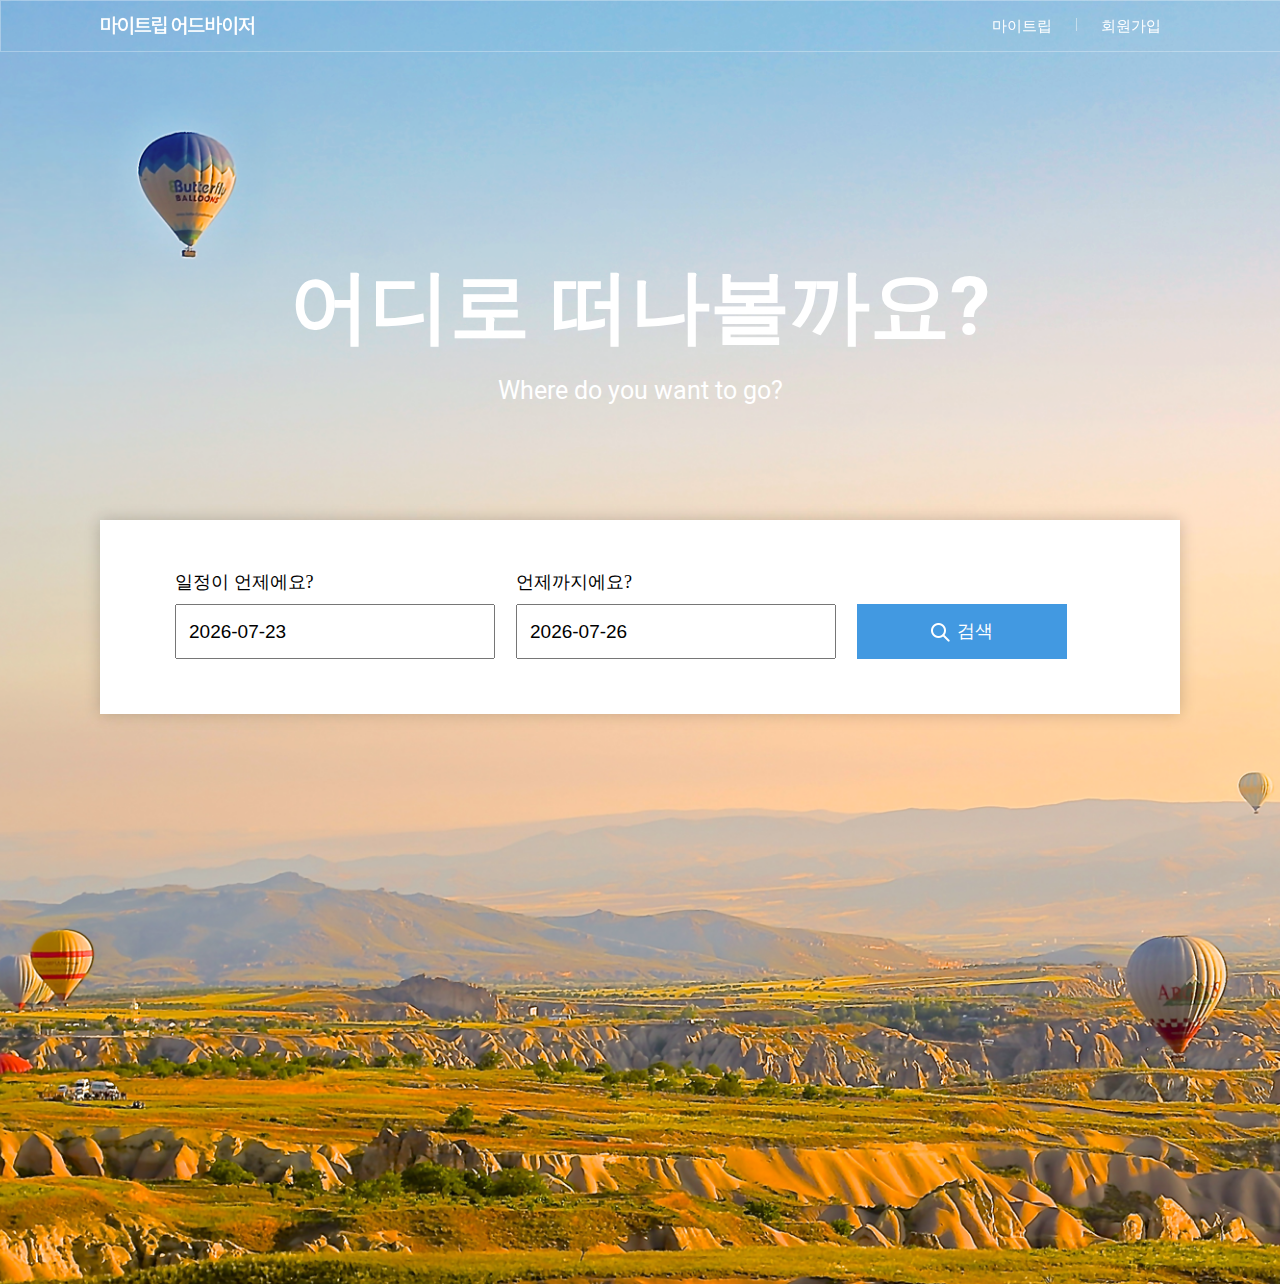
<file: index.html>
<!DOCTYPE html>
<html lang="en" dir="ltr">

<head>
  <meta charset="utf-8">
  <title>마이트립 어드바이저</title>
  <link rel="stylesheet" href="libs/jqurey-ui/jquery-ui.min.css" />
  <link rel="stylesheet" href="styles/index.css" />

  <script src="libs/jquery-3.3.1.min.js"></script>
  <script src="libs/jqurey-ui/jquery-ui.min.js"></script>
  <script src="scripts/index.js"></script>
</head>

<body>
  <div id="container">
    <div id="header">
      <div>
        <a href="index.html"><span></span></a>
        <div class="menu-item right">
          <a href="mytrip.html">마이트립</a>
          <img src="images/line_maintop_gray.png" alt="">
          <a href="register.html">회원가입</a>
        </div>
      </div>
    </div>
    <div id="body">
      <div id="title-text" class="lg-text">어디로 떠나볼까요?</div>
      <div id="title-sub-text" class="md-text">Where do you want to go?</div>
      <div id="search-panel">
        <form id="from-search">
          <div class="panel-block">
            <label for="from">일정이 언제에요?</label>
            <div>
              <input type="text" id="from" readonly />
            </div>
          </div>
          <div class="panel-block">
            <label for="to">언제까지에요?</label>
            <div>
              <input type="text" id="to" readonly />
            </div>
          </div>
          <div class="panel-block no-margin">
            <button type="submit" class="btn-search">
              <img src="images/icon_search_on.png" />
              검색
            </button>
          </div>
        </form>
      </div>
    </div>
    <div id="list-bg">
      <div id="list-panel"></div>
    </div>
  </div>
  <div id="list-item-template" class="list-item">
    <img class="list-item-image" />
    <div class="list-item-dese">
      <div class="list-item-name"></div>
      <div class="list-item-city">
        <img src="images/icon_list_location.png" />
        <div class="list-item-city-name" />
      </div>
    </div>
  </div>
</body>

</html>
</file>
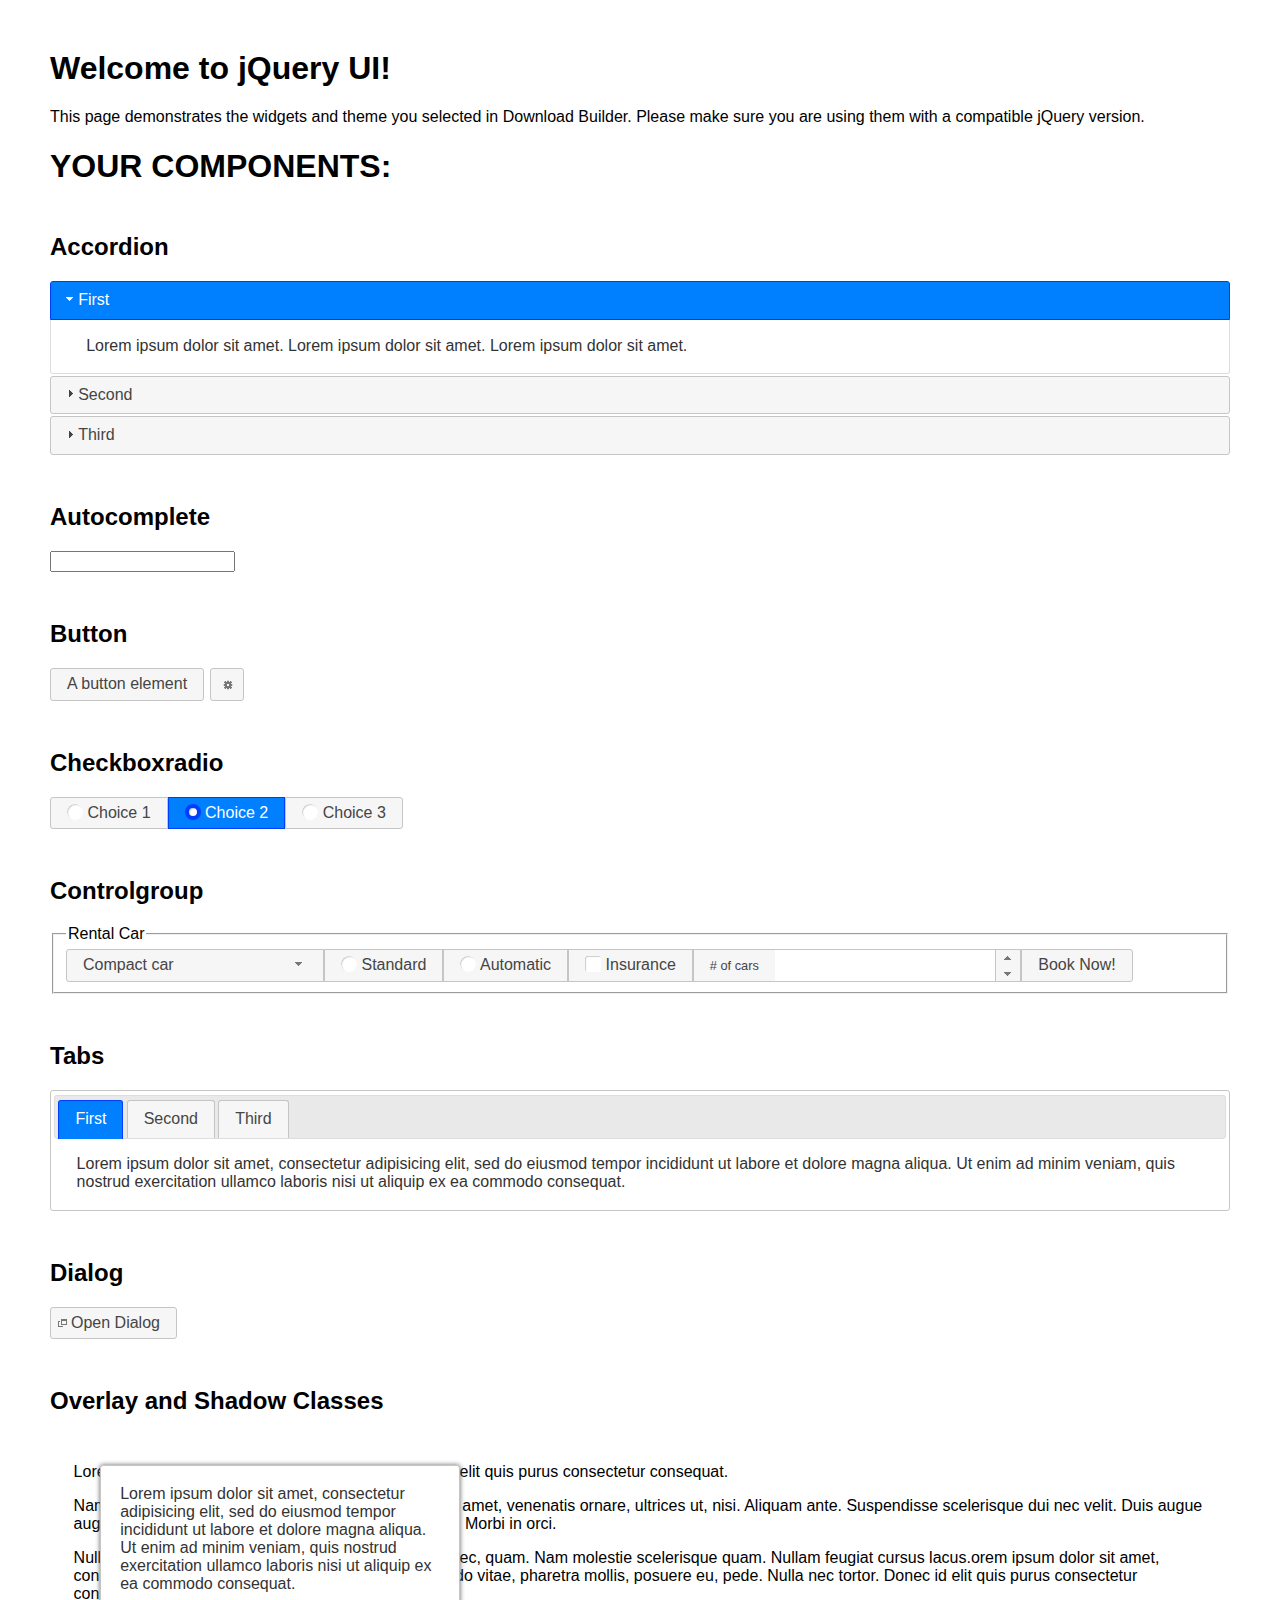
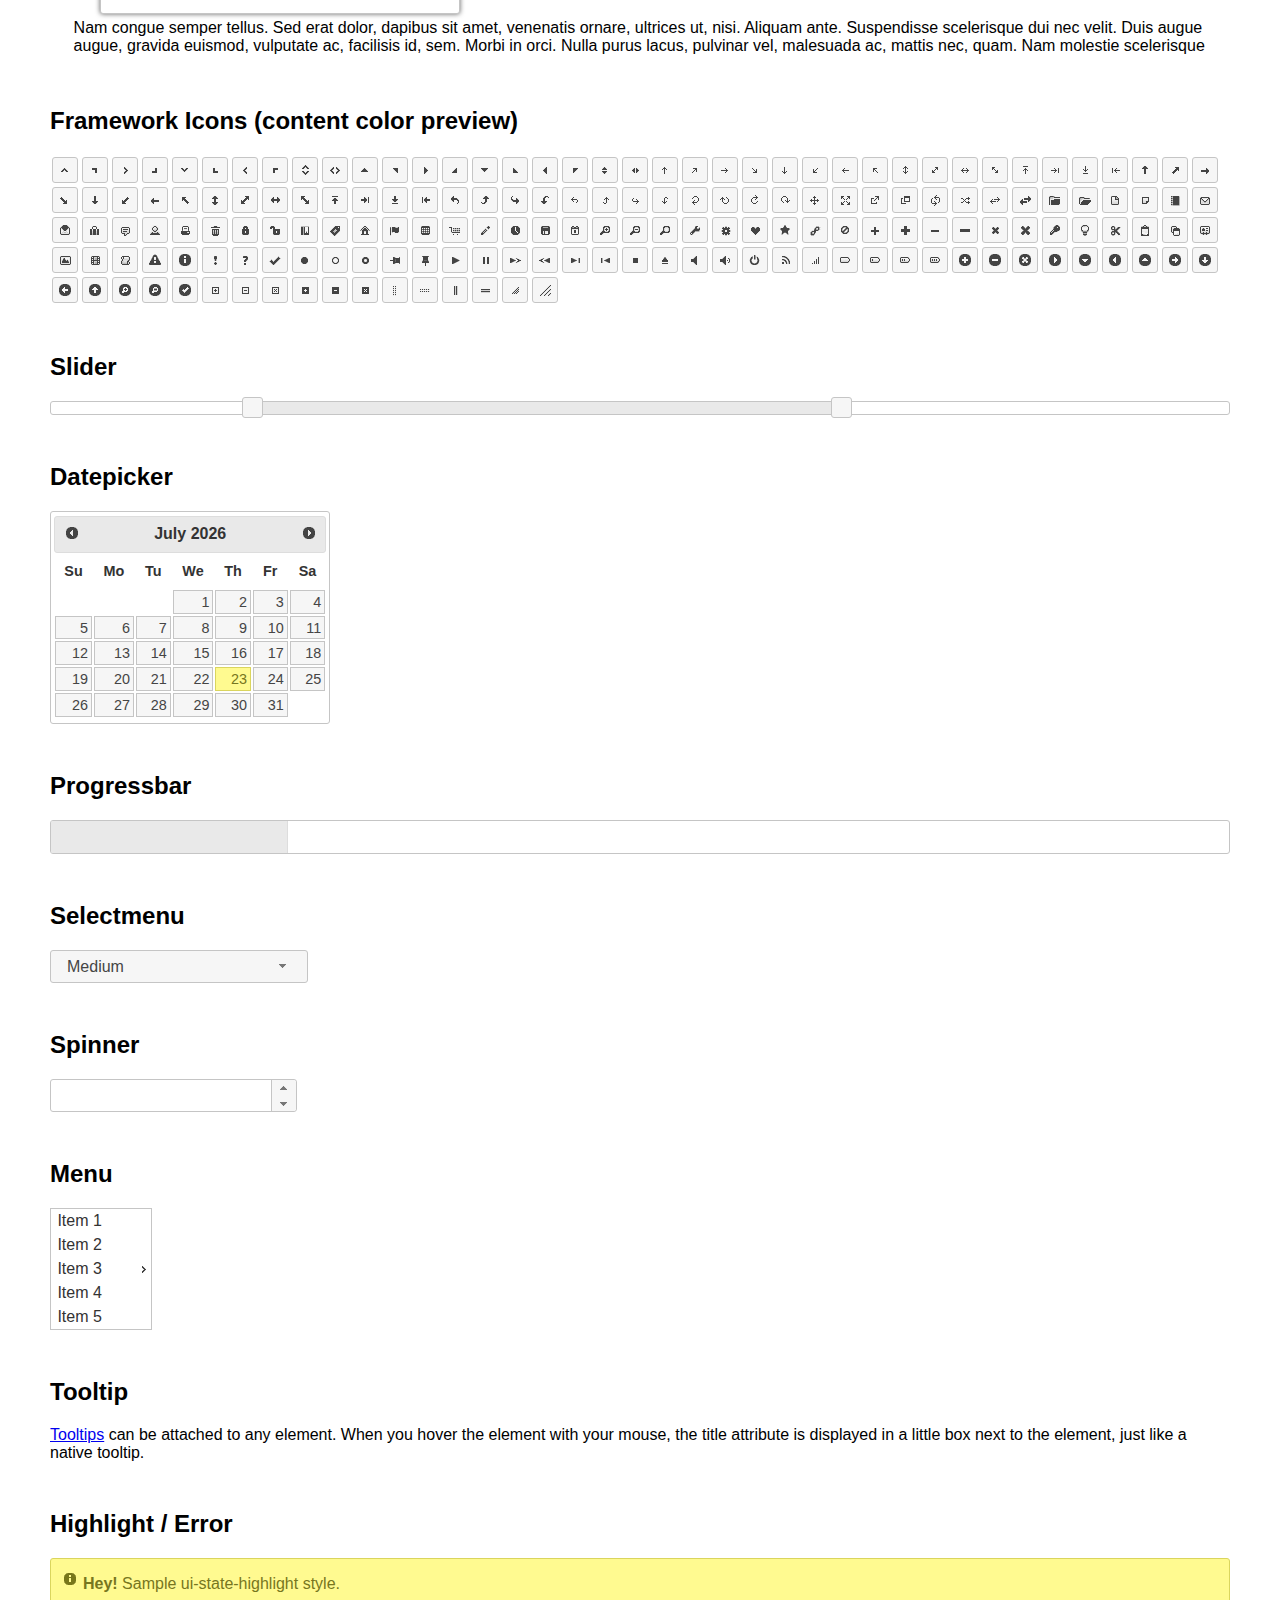
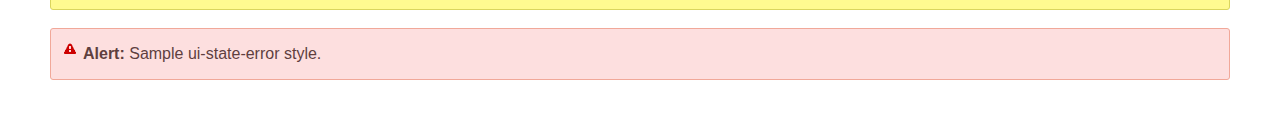
<file: libs/jqurey-ui/index.html>
<!doctype html>
<html lang="us">
<head>
	<meta charset="utf-8">
	<title>jQuery UI Example Page</title>
	<link href="jquery-ui.css" rel="stylesheet">
	<style>
	body{
		font-family: "Trebuchet MS", sans-serif;
		margin: 50px;
	}
	.demoHeaders {
		margin-top: 2em;
	}
	#dialog-link {
		padding: .4em 1em .4em 20px;
		text-decoration: none;
		position: relative;
	}
	#dialog-link span.ui-icon {
		margin: 0 5px 0 0;
		position: absolute;
		left: .2em;
		top: 50%;
		margin-top: -8px;
	}
	#icons {
		margin: 0;
		padding: 0;
	}
	#icons li {
		margin: 2px;
		position: relative;
		padding: 4px 0;
		cursor: pointer;
		float: left;
		list-style: none;
	}
	#icons span.ui-icon {
		float: left;
		margin: 0 4px;
	}
	.fakewindowcontain .ui-widget-overlay {
		position: absolute;
	}
	select {
		width: 200px;
	}
	</style>
</head>
<body>

<h1>Welcome to jQuery UI!</h1>

<div class="ui-widget">
	<p>This page demonstrates the widgets and theme you selected in Download Builder. Please make sure you are using them with a compatible jQuery version.</p>
</div>

<h1>YOUR COMPONENTS:</h1>


<!-- Accordion -->
<h2 class="demoHeaders">Accordion</h2>
<div id="accordion">
	<h3>First</h3>
	<div>Lorem ipsum dolor sit amet. Lorem ipsum dolor sit amet. Lorem ipsum dolor sit amet.</div>
	<h3>Second</h3>
	<div>Phasellus mattis tincidunt nibh.</div>
	<h3>Third</h3>
	<div>Nam dui erat, auctor a, dignissim quis.</div>
</div>



<!-- Autocomplete -->
<h2 class="demoHeaders">Autocomplete</h2>
<div>
	<input id="autocomplete" title="type &quot;a&quot;">
</div>



<!-- Button -->
<h2 class="demoHeaders">Button</h2>
<button id="button">A button element</button>
<button id="button-icon">An icon-only button</button>



<!-- Checkboxradio -->
<h2 class="demoHeaders">Checkboxradio</h2>
<form style="margin-top: 1em;">
	<div id="radioset">
		<input type="radio" id="radio1" name="radio"><label for="radio1">Choice 1</label>
		<input type="radio" id="radio2" name="radio" checked="checked"><label for="radio2">Choice 2</label>
		<input type="radio" id="radio3" name="radio"><label for="radio3">Choice 3</label>
	</div>
</form>



<!-- Controlgroup -->
<h2 class="demoHeaders">Controlgroup</h2>
<fieldset>
	<legend>Rental Car</legend>
	<div id="controlgroup">
		<select id="car-type">
			<option>Compact car</option>
			<option>Midsize car</option>
			<option>Full size car</option>
			<option>SUV</option>
			<option>Luxury</option>
			<option>Truck</option>
			<option>Van</option>
		</select>
		<label for="transmission-standard">Standard</label>
		<input type="radio" name="transmission" id="transmission-standard">
		<label for="transmission-automatic">Automatic</label>
		<input type="radio" name="transmission" id="transmission-automatic">
		<label for="insurance">Insurance</label>
		<input type="checkbox" name="insurance" id="insurance">
		<label for="horizontal-spinner" class="ui-controlgroup-label"># of cars</label>
		<input id="horizontal-spinner" class="ui-spinner-input">
		<button>Book Now!</button>
	</div>
</fieldset>



<!-- Tabs -->
<h2 class="demoHeaders">Tabs</h2>
<div id="tabs">
	<ul>
		<li><a href="#tabs-1">First</a></li>
		<li><a href="#tabs-2">Second</a></li>
		<li><a href="#tabs-3">Third</a></li>
	</ul>
	<div id="tabs-1">Lorem ipsum dolor sit amet, consectetur adipisicing elit, sed do eiusmod tempor incididunt ut labore et dolore magna aliqua. Ut enim ad minim veniam, quis nostrud exercitation ullamco laboris nisi ut aliquip ex ea commodo consequat.</div>
	<div id="tabs-2">Phasellus mattis tincidunt nibh. Cras orci urna, blandit id, pretium vel, aliquet ornare, felis. Maecenas scelerisque sem non nisl. Fusce sed lorem in enim dictum bibendum.</div>
	<div id="tabs-3">Nam dui erat, auctor a, dignissim quis, sollicitudin eu, felis. Pellentesque nisi urna, interdum eget, sagittis et, consequat vestibulum, lacus. Mauris porttitor ullamcorper augue.</div>
</div>



<h2 class="demoHeaders">Dialog</h2>
<p>
	<button id="dialog-link" class="ui-button ui-corner-all ui-widget">
		<span class="ui-icon ui-icon-newwin"></span>Open Dialog
	</button>
</p>

<h2 class="demoHeaders">Overlay and Shadow Classes</h2>
<div style="position: relative; width: 96%; height: 200px; padding:1% 2%; overflow:hidden;" class="fakewindowcontain">
	<p>Lorem ipsum dolor sit amet,  Nulla nec tortor. Donec id elit quis purus consectetur consequat. </p><p>Nam congue semper tellus. Sed erat dolor, dapibus sit amet, venenatis ornare, ultrices ut, nisi. Aliquam ante. Suspendisse scelerisque dui nec velit. Duis augue augue, gravida euismod, vulputate ac, facilisis id, sem. Morbi in orci. </p><p>Nulla purus lacus, pulvinar vel, malesuada ac, mattis nec, quam. Nam molestie scelerisque quam. Nullam feugiat cursus lacus.orem ipsum dolor sit amet, consectetur adipiscing elit. Donec libero risus, commodo vitae, pharetra mollis, posuere eu, pede. Nulla nec tortor. Donec id elit quis purus consectetur consequat. </p><p>Nam congue semper tellus. Sed erat dolor, dapibus sit amet, venenatis ornare, ultrices ut, nisi. Aliquam ante. Suspendisse scelerisque dui nec velit. Duis augue augue, gravida euismod, vulputate ac, facilisis id, sem. Morbi in orci. Nulla purus lacus, pulvinar vel, malesuada ac, mattis nec, quam. Nam molestie scelerisque quam. </p><p>Nullam feugiat cursus lacus.orem ipsum dolor sit amet, consectetur adipiscing elit. Donec libero risus, commodo vitae, pharetra mollis, posuere eu, pede. Nulla nec tortor. Donec id elit quis purus consectetur consequat. Nam congue semper tellus. Sed erat dolor, dapibus sit amet, venenatis ornare, ultrices ut, nisi. Aliquam ante. </p><p>Suspendisse scelerisque dui nec velit. Duis augue augue, gravida euismod, vulputate ac, facilisis id, sem. Morbi in orci. Nulla purus lacus, pulvinar vel, malesuada ac, mattis nec, quam. Nam molestie scelerisque quam. Nullam feugiat cursus lacus.orem ipsum dolor sit amet, consectetur adipiscing elit. Donec libero risus, commodo vitae, pharetra mollis, posuere eu, pede. Nulla nec tortor. Donec id elit quis purus consectetur consequat. Nam congue semper tellus. Sed erat dolor, dapibus sit amet, venenatis ornare, ultrices ut, nisi. </p>

	<!-- ui-dialog -->
	<div class="ui-widget-overlay ui-front"></div>
	<div style="position: absolute; width: 320px; left: 50px; top: 30px; padding: 1.2em" class="ui-widget ui-front ui-widget-content ui-corner-all ui-widget-shadow">
		Lorem ipsum dolor sit amet, consectetur adipisicing elit, sed do eiusmod tempor incididunt ut labore et dolore magna aliqua. Ut enim ad minim veniam, quis nostrud exercitation ullamco laboris nisi ut aliquip ex ea commodo consequat.
	</div>

</div>

<!-- ui-dialog -->
<div id="dialog" title="Dialog Title">
	<p>Lorem ipsum dolor sit amet, consectetur adipisicing elit, sed do eiusmod tempor incididunt ut labore et dolore magna aliqua. Ut enim ad minim veniam, quis nostrud exercitation ullamco laboris nisi ut aliquip ex ea commodo consequat.</p>
</div>



<h2 class="demoHeaders">Framework Icons (content color preview)</h2>
<ul id="icons" class="ui-widget ui-helper-clearfix">
	<li class="ui-state-default ui-corner-all" title=".ui-icon-caret-1-n"><span class="ui-icon ui-icon-caret-1-n"></span></li>
	<li class="ui-state-default ui-corner-all" title=".ui-icon-caret-1-ne"><span class="ui-icon ui-icon-caret-1-ne"></span></li>
	<li class="ui-state-default ui-corner-all" title=".ui-icon-caret-1-e"><span class="ui-icon ui-icon-caret-1-e"></span></li>
	<li class="ui-state-default ui-corner-all" title=".ui-icon-caret-1-se"><span class="ui-icon ui-icon-caret-1-se"></span></li>
	<li class="ui-state-default ui-corner-all" title=".ui-icon-caret-1-s"><span class="ui-icon ui-icon-caret-1-s"></span></li>
	<li class="ui-state-default ui-corner-all" title=".ui-icon-caret-1-sw"><span class="ui-icon ui-icon-caret-1-sw"></span></li>
	<li class="ui-state-default ui-corner-all" title=".ui-icon-caret-1-w"><span class="ui-icon ui-icon-caret-1-w"></span></li>
	<li class="ui-state-default ui-corner-all" title=".ui-icon-caret-1-nw"><span class="ui-icon ui-icon-caret-1-nw"></span></li>
	<li class="ui-state-default ui-corner-all" title=".ui-icon-caret-2-n-s"><span class="ui-icon ui-icon-caret-2-n-s"></span></li>
	<li class="ui-state-default ui-corner-all" title=".ui-icon-caret-2-e-w"><span class="ui-icon ui-icon-caret-2-e-w"></span></li>
	<li class="ui-state-default ui-corner-all" title=".ui-icon-triangle-1-n"><span class="ui-icon ui-icon-triangle-1-n"></span></li>
	<li class="ui-state-default ui-corner-all" title=".ui-icon-triangle-1-ne"><span class="ui-icon ui-icon-triangle-1-ne"></span></li>
	<li class="ui-state-default ui-corner-all" title=".ui-icon-triangle-1-e"><span class="ui-icon ui-icon-triangle-1-e"></span></li>
	<li class="ui-state-default ui-corner-all" title=".ui-icon-triangle-1-se"><span class="ui-icon ui-icon-triangle-1-se"></span></li>
	<li class="ui-state-default ui-corner-all" title=".ui-icon-triangle-1-s"><span class="ui-icon ui-icon-triangle-1-s"></span></li>
	<li class="ui-state-default ui-corner-all" title=".ui-icon-triangle-1-sw"><span class="ui-icon ui-icon-triangle-1-sw"></span></li>
	<li class="ui-state-default ui-corner-all" title=".ui-icon-triangle-1-w"><span class="ui-icon ui-icon-triangle-1-w"></span></li>
	<li class="ui-state-default ui-corner-all" title=".ui-icon-triangle-1-nw"><span class="ui-icon ui-icon-triangle-1-nw"></span></li>
	<li class="ui-state-default ui-corner-all" title=".ui-icon-triangle-2-n-s"><span class="ui-icon ui-icon-triangle-2-n-s"></span></li>
	<li class="ui-state-default ui-corner-all" title=".ui-icon-triangle-2-e-w"><span class="ui-icon ui-icon-triangle-2-e-w"></span></li>
	<li class="ui-state-default ui-corner-all" title=".ui-icon-arrow-1-n"><span class="ui-icon ui-icon-arrow-1-n"></span></li>
	<li class="ui-state-default ui-corner-all" title=".ui-icon-arrow-1-ne"><span class="ui-icon ui-icon-arrow-1-ne"></span></li>
	<li class="ui-state-default ui-corner-all" title=".ui-icon-arrow-1-e"><span class="ui-icon ui-icon-arrow-1-e"></span></li>
	<li class="ui-state-default ui-corner-all" title=".ui-icon-arrow-1-se"><span class="ui-icon ui-icon-arrow-1-se"></span></li>
	<li class="ui-state-default ui-corner-all" title=".ui-icon-arrow-1-s"><span class="ui-icon ui-icon-arrow-1-s"></span></li>
	<li class="ui-state-default ui-corner-all" title=".ui-icon-arrow-1-sw"><span class="ui-icon ui-icon-arrow-1-sw"></span></li>
	<li class="ui-state-default ui-corner-all" title=".ui-icon-arrow-1-w"><span class="ui-icon ui-icon-arrow-1-w"></span></li>
	<li class="ui-state-default ui-corner-all" title=".ui-icon-arrow-1-nw"><span class="ui-icon ui-icon-arrow-1-nw"></span></li>
	<li class="ui-state-default ui-corner-all" title=".ui-icon-arrow-2-n-s"><span class="ui-icon ui-icon-arrow-2-n-s"></span></li>
	<li class="ui-state-default ui-corner-all" title=".ui-icon-arrow-2-ne-sw"><span class="ui-icon ui-icon-arrow-2-ne-sw"></span></li>
	<li class="ui-state-default ui-corner-all" title=".ui-icon-arrow-2-e-w"><span class="ui-icon ui-icon-arrow-2-e-w"></span></li>
	<li class="ui-state-default ui-corner-all" title=".ui-icon-arrow-2-se-nw"><span class="ui-icon ui-icon-arrow-2-se-nw"></span></li>
	<li class="ui-state-default ui-corner-all" title=".ui-icon-arrowstop-1-n"><span class="ui-icon ui-icon-arrowstop-1-n"></span></li>
	<li class="ui-state-default ui-corner-all" title=".ui-icon-arrowstop-1-e"><span class="ui-icon ui-icon-arrowstop-1-e"></span></li>
	<li class="ui-state-default ui-corner-all" title=".ui-icon-arrowstop-1-s"><span class="ui-icon ui-icon-arrowstop-1-s"></span></li>
	<li class="ui-state-default ui-corner-all" title=".ui-icon-arrowstop-1-w"><span class="ui-icon ui-icon-arrowstop-1-w"></span></li>
	<li class="ui-state-default ui-corner-all" title=".ui-icon-arrowthick-1-n"><span class="ui-icon ui-icon-arrowthick-1-n"></span></li>
	<li class="ui-state-default ui-corner-all" title=".ui-icon-arrowthick-1-ne"><span class="ui-icon ui-icon-arrowthick-1-ne"></span></li>
	<li class="ui-state-default ui-corner-all" title=".ui-icon-arrowthick-1-e"><span class="ui-icon ui-icon-arrowthick-1-e"></span></li>
	<li class="ui-state-default ui-corner-all" title=".ui-icon-arrowthick-1-se"><span class="ui-icon ui-icon-arrowthick-1-se"></span></li>
	<li class="ui-state-default ui-corner-all" title=".ui-icon-arrowthick-1-s"><span class="ui-icon ui-icon-arrowthick-1-s"></span></li>
	<li class="ui-state-default ui-corner-all" title=".ui-icon-arrowthick-1-sw"><span class="ui-icon ui-icon-arrowthick-1-sw"></span></li>
	<li class="ui-state-default ui-corner-all" title=".ui-icon-arrowthick-1-w"><span class="ui-icon ui-icon-arrowthick-1-w"></span></li>
	<li class="ui-state-default ui-corner-all" title=".ui-icon-arrowthick-1-nw"><span class="ui-icon ui-icon-arrowthick-1-nw"></span></li>
	<li class="ui-state-default ui-corner-all" title=".ui-icon-arrowthick-2-n-s"><span class="ui-icon ui-icon-arrowthick-2-n-s"></span></li>
	<li class="ui-state-default ui-corner-all" title=".ui-icon-arrowthick-2-ne-sw"><span class="ui-icon ui-icon-arrowthick-2-ne-sw"></span></li>
	<li class="ui-state-default ui-corner-all" title=".ui-icon-arrowthick-2-e-w"><span class="ui-icon ui-icon-arrowthick-2-e-w"></span></li>
	<li class="ui-state-default ui-corner-all" title=".ui-icon-arrowthick-2-se-nw"><span class="ui-icon ui-icon-arrowthick-2-se-nw"></span></li>
	<li class="ui-state-default ui-corner-all" title=".ui-icon-arrowthickstop-1-n"><span class="ui-icon ui-icon-arrowthickstop-1-n"></span></li>
	<li class="ui-state-default ui-corner-all" title=".ui-icon-arrowthickstop-1-e"><span class="ui-icon ui-icon-arrowthickstop-1-e"></span></li>
	<li class="ui-state-default ui-corner-all" title=".ui-icon-arrowthickstop-1-s"><span class="ui-icon ui-icon-arrowthickstop-1-s"></span></li>
	<li class="ui-state-default ui-corner-all" title=".ui-icon-arrowthickstop-1-w"><span class="ui-icon ui-icon-arrowthickstop-1-w"></span></li>
	<li class="ui-state-default ui-corner-all" title=".ui-icon-arrowreturnthick-1-w"><span class="ui-icon ui-icon-arrowreturnthick-1-w"></span></li>
	<li class="ui-state-default ui-corner-all" title=".ui-icon-arrowreturnthick-1-n"><span class="ui-icon ui-icon-arrowreturnthick-1-n"></span></li>
	<li class="ui-state-default ui-corner-all" title=".ui-icon-arrowreturnthick-1-e"><span class="ui-icon ui-icon-arrowreturnthick-1-e"></span></li>
	<li class="ui-state-default ui-corner-all" title=".ui-icon-arrowreturnthick-1-s"><span class="ui-icon ui-icon-arrowreturnthick-1-s"></span></li>
	<li class="ui-state-default ui-corner-all" title=".ui-icon-arrowreturn-1-w"><span class="ui-icon ui-icon-arrowreturn-1-w"></span></li>
	<li class="ui-state-default ui-corner-all" title=".ui-icon-arrowreturn-1-n"><span class="ui-icon ui-icon-arrowreturn-1-n"></span></li>
	<li class="ui-state-default ui-corner-all" title=".ui-icon-arrowreturn-1-e"><span class="ui-icon ui-icon-arrowreturn-1-e"></span></li>
	<li class="ui-state-default ui-corner-all" title=".ui-icon-arrowreturn-1-s"><span class="ui-icon ui-icon-arrowreturn-1-s"></span></li>
	<li class="ui-state-default ui-corner-all" title=".ui-icon-arrowrefresh-1-w"><span class="ui-icon ui-icon-arrowrefresh-1-w"></span></li>
	<li class="ui-state-default ui-corner-all" title=".ui-icon-arrowrefresh-1-n"><span class="ui-icon ui-icon-arrowrefresh-1-n"></span></li>
	<li class="ui-state-default ui-corner-all" title=".ui-icon-arrowrefresh-1-e"><span class="ui-icon ui-icon-arrowrefresh-1-e"></span></li>
	<li class="ui-state-default ui-corner-all" title=".ui-icon-arrowrefresh-1-s"><span class="ui-icon ui-icon-arrowrefresh-1-s"></span></li>
	<li class="ui-state-default ui-corner-all" title=".ui-icon-arrow-4"><span class="ui-icon ui-icon-arrow-4"></span></li>
	<li class="ui-state-default ui-corner-all" title=".ui-icon-arrow-4-diag"><span class="ui-icon ui-icon-arrow-4-diag"></span></li>
	<li class="ui-state-default ui-corner-all" title=".ui-icon-extlink"><span class="ui-icon ui-icon-extlink"></span></li>
	<li class="ui-state-default ui-corner-all" title=".ui-icon-newwin"><span class="ui-icon ui-icon-newwin"></span></li>
	<li class="ui-state-default ui-corner-all" title=".ui-icon-refresh"><span class="ui-icon ui-icon-refresh"></span></li>
	<li class="ui-state-default ui-corner-all" title=".ui-icon-shuffle"><span class="ui-icon ui-icon-shuffle"></span></li>
	<li class="ui-state-default ui-corner-all" title=".ui-icon-transfer-e-w"><span class="ui-icon ui-icon-transfer-e-w"></span></li>
	<li class="ui-state-default ui-corner-all" title=".ui-icon-transferthick-e-w"><span class="ui-icon ui-icon-transferthick-e-w"></span></li>
	<li class="ui-state-default ui-corner-all" title=".ui-icon-folder-collapsed"><span class="ui-icon ui-icon-folder-collapsed"></span></li>
	<li class="ui-state-default ui-corner-all" title=".ui-icon-folder-open"><span class="ui-icon ui-icon-folder-open"></span></li>
	<li class="ui-state-default ui-corner-all" title=".ui-icon-document"><span class="ui-icon ui-icon-document"></span></li>
	<li class="ui-state-default ui-corner-all" title=".ui-icon-document-b"><span class="ui-icon ui-icon-document-b"></span></li>
	<li class="ui-state-default ui-corner-all" title=".ui-icon-note"><span class="ui-icon ui-icon-note"></span></li>
	<li class="ui-state-default ui-corner-all" title=".ui-icon-mail-closed"><span class="ui-icon ui-icon-mail-closed"></span></li>
	<li class="ui-state-default ui-corner-all" title=".ui-icon-mail-open"><span class="ui-icon ui-icon-mail-open"></span></li>
	<li class="ui-state-default ui-corner-all" title=".ui-icon-suitcase"><span class="ui-icon ui-icon-suitcase"></span></li>
	<li class="ui-state-default ui-corner-all" title=".ui-icon-comment"><span class="ui-icon ui-icon-comment"></span></li>
	<li class="ui-state-default ui-corner-all" title=".ui-icon-person"><span class="ui-icon ui-icon-person"></span></li>
	<li class="ui-state-default ui-corner-all" title=".ui-icon-print"><span class="ui-icon ui-icon-print"></span></li>
	<li class="ui-state-default ui-corner-all" title=".ui-icon-trash"><span class="ui-icon ui-icon-trash"></span></li>
	<li class="ui-state-default ui-corner-all" title=".ui-icon-locked"><span class="ui-icon ui-icon-locked"></span></li>
	<li class="ui-state-default ui-corner-all" title=".ui-icon-unlocked"><span class="ui-icon ui-icon-unlocked"></span></li>
	<li class="ui-state-default ui-corner-all" title=".ui-icon-bookmark"><span class="ui-icon ui-icon-bookmark"></span></li>
	<li class="ui-state-default ui-corner-all" title=".ui-icon-tag"><span class="ui-icon ui-icon-tag"></span></li>
	<li class="ui-state-default ui-corner-all" title=".ui-icon-home"><span class="ui-icon ui-icon-home"></span></li>
	<li class="ui-state-default ui-corner-all" title=".ui-icon-flag"><span class="ui-icon ui-icon-flag"></span></li>
	<li class="ui-state-default ui-corner-all" title=".ui-icon-calculator"><span class="ui-icon ui-icon-calculator"></span></li>
	<li class="ui-state-default ui-corner-all" title=".ui-icon-cart"><span class="ui-icon ui-icon-cart"></span></li>
	<li class="ui-state-default ui-corner-all" title=".ui-icon-pencil"><span class="ui-icon ui-icon-pencil"></span></li>
	<li class="ui-state-default ui-corner-all" title=".ui-icon-clock"><span class="ui-icon ui-icon-clock"></span></li>
	<li class="ui-state-default ui-corner-all" title=".ui-icon-disk"><span class="ui-icon ui-icon-disk"></span></li>
	<li class="ui-state-default ui-corner-all" title=".ui-icon-calendar"><span class="ui-icon ui-icon-calendar"></span></li>
	<li class="ui-state-default ui-corner-all" title=".ui-icon-zoomin"><span class="ui-icon ui-icon-zoomin"></span></li>
	<li class="ui-state-default ui-corner-all" title=".ui-icon-zoomout"><span class="ui-icon ui-icon-zoomout"></span></li>
	<li class="ui-state-default ui-corner-all" title=".ui-icon-search"><span class="ui-icon ui-icon-search"></span></li>
	<li class="ui-state-default ui-corner-all" title=".ui-icon-wrench"><span class="ui-icon ui-icon-wrench"></span></li>
	<li class="ui-state-default ui-corner-all" title=".ui-icon-gear"><span class="ui-icon ui-icon-gear"></span></li>
	<li class="ui-state-default ui-corner-all" title=".ui-icon-heart"><span class="ui-icon ui-icon-heart"></span></li>
	<li class="ui-state-default ui-corner-all" title=".ui-icon-star"><span class="ui-icon ui-icon-star"></span></li>
	<li class="ui-state-default ui-corner-all" title=".ui-icon-link"><span class="ui-icon ui-icon-link"></span></li>
	<li class="ui-state-default ui-corner-all" title=".ui-icon-cancel"><span class="ui-icon ui-icon-cancel"></span></li>
	<li class="ui-state-default ui-corner-all" title=".ui-icon-plus"><span class="ui-icon ui-icon-plus"></span></li>
	<li class="ui-state-default ui-corner-all" title=".ui-icon-plusthick"><span class="ui-icon ui-icon-plusthick"></span></li>
	<li class="ui-state-default ui-corner-all" title=".ui-icon-minus"><span class="ui-icon ui-icon-minus"></span></li>
	<li class="ui-state-default ui-corner-all" title=".ui-icon-minusthick"><span class="ui-icon ui-icon-minusthick"></span></li>
	<li class="ui-state-default ui-corner-all" title=".ui-icon-close"><span class="ui-icon ui-icon-close"></span></li>
	<li class="ui-state-default ui-corner-all" title=".ui-icon-closethick"><span class="ui-icon ui-icon-closethick"></span></li>
	<li class="ui-state-default ui-corner-all" title=".ui-icon-key"><span class="ui-icon ui-icon-key"></span></li>
	<li class="ui-state-default ui-corner-all" title=".ui-icon-lightbulb"><span class="ui-icon ui-icon-lightbulb"></span></li>
	<li class="ui-state-default ui-corner-all" title=".ui-icon-scissors"><span class="ui-icon ui-icon-scissors"></span></li>
	<li class="ui-state-default ui-corner-all" title=".ui-icon-clipboard"><span class="ui-icon ui-icon-clipboard"></span></li>
	<li class="ui-state-default ui-corner-all" title=".ui-icon-copy"><span class="ui-icon ui-icon-copy"></span></li>
	<li class="ui-state-default ui-corner-all" title=".ui-icon-contact"><span class="ui-icon ui-icon-contact"></span></li>
	<li class="ui-state-default ui-corner-all" title=".ui-icon-image"><span class="ui-icon ui-icon-image"></span></li>
	<li class="ui-state-default ui-corner-all" title=".ui-icon-video"><span class="ui-icon ui-icon-video"></span></li>
	<li class="ui-state-default ui-corner-all" title=".ui-icon-script"><span class="ui-icon ui-icon-script"></span></li>
	<li class="ui-state-default ui-corner-all" title=".ui-icon-alert"><span class="ui-icon ui-icon-alert"></span></li>
	<li class="ui-state-default ui-corner-all" title=".ui-icon-info"><span class="ui-icon ui-icon-info"></span></li>
	<li class="ui-state-default ui-corner-all" title=".ui-icon-notice"><span class="ui-icon ui-icon-notice"></span></li>
	<li class="ui-state-default ui-corner-all" title=".ui-icon-help"><span class="ui-icon ui-icon-help"></span></li>
	<li class="ui-state-default ui-corner-all" title=".ui-icon-check"><span class="ui-icon ui-icon-check"></span></li>
	<li class="ui-state-default ui-corner-all" title=".ui-icon-bullet"><span class="ui-icon ui-icon-bullet"></span></li>
	<li class="ui-state-default ui-corner-all" title=".ui-icon-radio-off"><span class="ui-icon ui-icon-radio-off"></span></li>
	<li class="ui-state-default ui-corner-all" title=".ui-icon-radio-on"><span class="ui-icon ui-icon-radio-on"></span></li>
	<li class="ui-state-default ui-corner-all" title=".ui-icon-pin-w"><span class="ui-icon ui-icon-pin-w"></span></li>
	<li class="ui-state-default ui-corner-all" title=".ui-icon-pin-s"><span class="ui-icon ui-icon-pin-s"></span></li>
	<li class="ui-state-default ui-corner-all" title=".ui-icon-play"><span class="ui-icon ui-icon-play"></span></li>
	<li class="ui-state-default ui-corner-all" title=".ui-icon-pause"><span class="ui-icon ui-icon-pause"></span></li>
	<li class="ui-state-default ui-corner-all" title=".ui-icon-seek-next"><span class="ui-icon ui-icon-seek-next"></span></li>
	<li class="ui-state-default ui-corner-all" title=".ui-icon-seek-prev"><span class="ui-icon ui-icon-seek-prev"></span></li>
	<li class="ui-state-default ui-corner-all" title=".ui-icon-seek-end"><span class="ui-icon ui-icon-seek-end"></span></li>
	<li class="ui-state-default ui-corner-all" title=".ui-icon-seek-first"><span class="ui-icon ui-icon-seek-first"></span></li>
	<li class="ui-state-default ui-corner-all" title=".ui-icon-stop"><span class="ui-icon ui-icon-stop"></span></li>
	<li class="ui-state-default ui-corner-all" title=".ui-icon-eject"><span class="ui-icon ui-icon-eject"></span></li>
	<li class="ui-state-default ui-corner-all" title=".ui-icon-volume-off"><span class="ui-icon ui-icon-volume-off"></span></li>
	<li class="ui-state-default ui-corner-all" title=".ui-icon-volume-on"><span class="ui-icon ui-icon-volume-on"></span></li>
	<li class="ui-state-default ui-corner-all" title=".ui-icon-power"><span class="ui-icon ui-icon-power"></span></li>
	<li class="ui-state-default ui-corner-all" title=".ui-icon-signal-diag"><span class="ui-icon ui-icon-signal-diag"></span></li>
	<li class="ui-state-default ui-corner-all" title=".ui-icon-signal"><span class="ui-icon ui-icon-signal"></span></li>
	<li class="ui-state-default ui-corner-all" title=".ui-icon-battery-0"><span class="ui-icon ui-icon-battery-0"></span></li>
	<li class="ui-state-default ui-corner-all" title=".ui-icon-battery-1"><span class="ui-icon ui-icon-battery-1"></span></li>
	<li class="ui-state-default ui-corner-all" title=".ui-icon-battery-2"><span class="ui-icon ui-icon-battery-2"></span></li>
	<li class="ui-state-default ui-corner-all" title=".ui-icon-battery-3"><span class="ui-icon ui-icon-battery-3"></span></li>
	<li class="ui-state-default ui-corner-all" title=".ui-icon-circle-plus"><span class="ui-icon ui-icon-circle-plus"></span></li>
	<li class="ui-state-default ui-corner-all" title=".ui-icon-circle-minus"><span class="ui-icon ui-icon-circle-minus"></span></li>
	<li class="ui-state-default ui-corner-all" title=".ui-icon-circle-close"><span class="ui-icon ui-icon-circle-close"></span></li>
	<li class="ui-state-default ui-corner-all" title=".ui-icon-circle-triangle-e"><span class="ui-icon ui-icon-circle-triangle-e"></span></li>
	<li class="ui-state-default ui-corner-all" title=".ui-icon-circle-triangle-s"><span class="ui-icon ui-icon-circle-triangle-s"></span></li>
	<li class="ui-state-default ui-corner-all" title=".ui-icon-circle-triangle-w"><span class="ui-icon ui-icon-circle-triangle-w"></span></li>
	<li class="ui-state-default ui-corner-all" title=".ui-icon-circle-triangle-n"><span class="ui-icon ui-icon-circle-triangle-n"></span></li>
	<li class="ui-state-default ui-corner-all" title=".ui-icon-circle-arrow-e"><span class="ui-icon ui-icon-circle-arrow-e"></span></li>
	<li class="ui-state-default ui-corner-all" title=".ui-icon-circle-arrow-s"><span class="ui-icon ui-icon-circle-arrow-s"></span></li>
	<li class="ui-state-default ui-corner-all" title=".ui-icon-circle-arrow-w"><span class="ui-icon ui-icon-circle-arrow-w"></span></li>
	<li class="ui-state-default ui-corner-all" title=".ui-icon-circle-arrow-n"><span class="ui-icon ui-icon-circle-arrow-n"></span></li>
	<li class="ui-state-default ui-corner-all" title=".ui-icon-circle-zoomin"><span class="ui-icon ui-icon-circle-zoomin"></span></li>
	<li class="ui-state-default ui-corner-all" title=".ui-icon-circle-zoomout"><span class="ui-icon ui-icon-circle-zoomout"></span></li>
	<li class="ui-state-default ui-corner-all" title=".ui-icon-circle-check"><span class="ui-icon ui-icon-circle-check"></span></li>
	<li class="ui-state-default ui-corner-all" title=".ui-icon-circlesmall-plus"><span class="ui-icon ui-icon-circlesmall-plus"></span></li>
	<li class="ui-state-default ui-corner-all" title=".ui-icon-circlesmall-minus"><span class="ui-icon ui-icon-circlesmall-minus"></span></li>
	<li class="ui-state-default ui-corner-all" title=".ui-icon-circlesmall-close"><span class="ui-icon ui-icon-circlesmall-close"></span></li>
	<li class="ui-state-default ui-corner-all" title=".ui-icon-squaresmall-plus"><span class="ui-icon ui-icon-squaresmall-plus"></span></li>
	<li class="ui-state-default ui-corner-all" title=".ui-icon-squaresmall-minus"><span class="ui-icon ui-icon-squaresmall-minus"></span></li>
	<li class="ui-state-default ui-corner-all" title=".ui-icon-squaresmall-close"><span class="ui-icon ui-icon-squaresmall-close"></span></li>
	<li class="ui-state-default ui-corner-all" title=".ui-icon-grip-dotted-vertical"><span class="ui-icon ui-icon-grip-dotted-vertical"></span></li>
	<li class="ui-state-default ui-corner-all" title=".ui-icon-grip-dotted-horizontal"><span class="ui-icon ui-icon-grip-dotted-horizontal"></span></li>
	<li class="ui-state-default ui-corner-all" title=".ui-icon-grip-solid-vertical"><span class="ui-icon ui-icon-grip-solid-vertical"></span></li>
	<li class="ui-state-default ui-corner-all" title=".ui-icon-grip-solid-horizontal"><span class="ui-icon ui-icon-grip-solid-horizontal"></span></li>
	<li class="ui-state-default ui-corner-all" title=".ui-icon-gripsmall-diagonal-se"><span class="ui-icon ui-icon-gripsmall-diagonal-se"></span></li>
	<li class="ui-state-default ui-corner-all" title=".ui-icon-grip-diagonal-se"><span class="ui-icon ui-icon-grip-diagonal-se"></span></li>
</ul>


<!-- Slider -->
<h2 class="demoHeaders">Slider</h2>
<div id="slider"></div>



<!-- Datepicker -->
<h2 class="demoHeaders">Datepicker</h2>
<div id="datepicker"></div>



<!-- Progressbar -->
<h2 class="demoHeaders">Progressbar</h2>
<div id="progressbar"></div>



<!-- Progressbar -->
<h2 class="demoHeaders">Selectmenu</h2>
<select id="selectmenu">
	<option>Slower</option>
	<option>Slow</option>
	<option selected="selected">Medium</option>
	<option>Fast</option>
	<option>Faster</option>
</select>



<!-- Spinner -->
<h2 class="demoHeaders">Spinner</h2>
<input id="spinner">



<!-- Menu -->
<h2 class="demoHeaders">Menu</h2>
<ul style="width:100px;" id="menu">
	<li><div>Item 1</div></li>
	<li><div>Item 2</div></li>
	<li><div>Item 3</div>
		<ul>
			<li><div>Item 3-1</div></li>
			<li><div>Item 3-2</div></li>
			<li><div>Item 3-3</div></li>
			<li><div>Item 3-4</div></li>
			<li><div>Item 3-5</div></li>
		</ul>
	</li>
	<li><div>Item 4</div></li>
	<li><div>Item 5</div></li>
</ul>



<!-- Tooltip -->
<h2 class="demoHeaders">Tooltip</h2>
<p id="tooltip">
	<a href="#" title="That&apos;s what this widget is">Tooltips</a> can be attached to any element. When you hover
the element with your mouse, the title attribute is displayed in a little box next to the element, just like a native tooltip.
</p>


<!-- Highlight / Error -->
<h2 class="demoHeaders">Highlight / Error</h2>
<div class="ui-widget">
	<div class="ui-state-highlight ui-corner-all" style="margin-top: 20px; padding: 0 .7em;">
		<p><span class="ui-icon ui-icon-info" style="float: left; margin-right: .3em;"></span>
		<strong>Hey!</strong> Sample ui-state-highlight style.</p>
	</div>
</div>
<br>
<div class="ui-widget">
	<div class="ui-state-error ui-corner-all" style="padding: 0 .7em;">
		<p><span class="ui-icon ui-icon-alert" style="float: left; margin-right: .3em;"></span>
		<strong>Alert:</strong> Sample ui-state-error style.</p>
	</div>
</div>

<script src="external/jquery/jquery.js"></script>
<script src="jquery-ui.js"></script>
<script>

$( "#accordion" ).accordion();



var availableTags = [
	"ActionScript",
	"AppleScript",
	"Asp",
	"BASIC",
	"C",
	"C++",
	"Clojure",
	"COBOL",
	"ColdFusion",
	"Erlang",
	"Fortran",
	"Groovy",
	"Haskell",
	"Java",
	"JavaScript",
	"Lisp",
	"Perl",
	"PHP",
	"Python",
	"Ruby",
	"Scala",
	"Scheme"
];
$( "#autocomplete" ).autocomplete({
	source: availableTags
});



$( "#button" ).button();
$( "#button-icon" ).button({
	icon: "ui-icon-gear",
	showLabel: false
});



$( "#radioset" ).buttonset();



$( "#controlgroup" ).controlgroup();



$( "#tabs" ).tabs();



$( "#dialog" ).dialog({
	autoOpen: false,
	width: 400,
	buttons: [
		{
			text: "Ok",
			click: function() {
				$( this ).dialog( "close" );
			}
		},
		{
			text: "Cancel",
			click: function() {
				$( this ).dialog( "close" );
			}
		}
	]
});

// Link to open the dialog
$( "#dialog-link" ).click(function( event ) {
	$( "#dialog" ).dialog( "open" );
	event.preventDefault();
});



$( "#datepicker" ).datepicker({
	inline: true
});



$( "#slider" ).slider({
	range: true,
	values: [ 17, 67 ]
});



$( "#progressbar" ).progressbar({
	value: 20
});



$( "#spinner" ).spinner();



$( "#menu" ).menu();



$( "#tooltip" ).tooltip();



$( "#selectmenu" ).selectmenu();


// Hover states on the static widgets
$( "#dialog-link, #icons li" ).hover(
	function() {
		$( this ).addClass( "ui-state-hover" );
	},
	function() {
		$( this ).removeClass( "ui-state-hover" );
	}
);
</script>
</body>
</html>
</file>
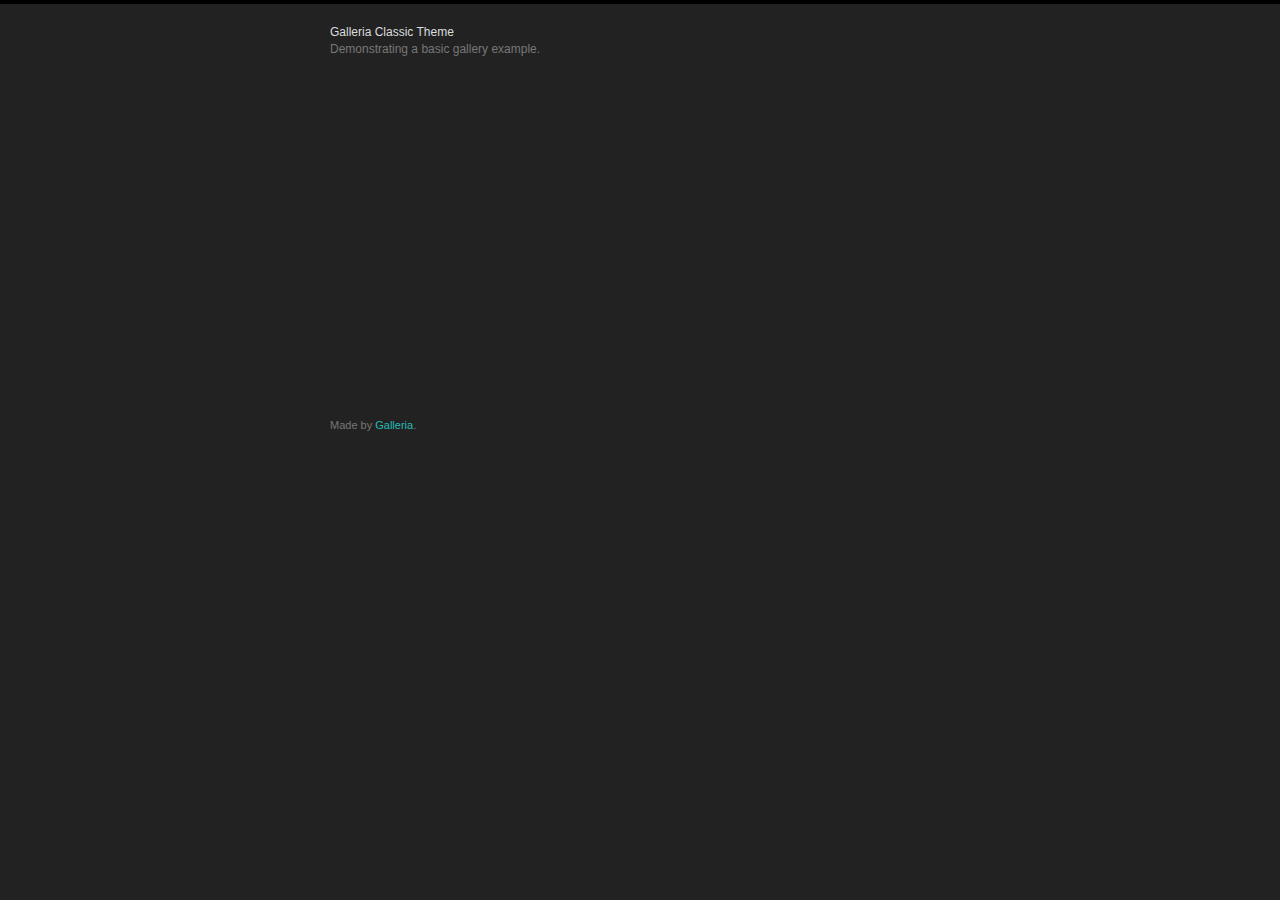
<file: libs/galleria/themes/classic/classic-demo.html>
<!DOCTYPE html>
<html lang="en">
    <head>
        <meta charset="utf-8">
        <title>Galleria Classic Theme</title>
        <style>

            /* Demo styles */
            html,body{background:#222;margin:0;}
            body{border-top:4px solid #000;}
            .content{color:#777;font:12px/1.4 "helvetica neue",arial,sans-serif;width:620px;margin:20px auto;}
            h1{font-size:12px;font-weight:normal;color:#ddd;margin:0;}
            p{margin:0 0 20px}
            a {color:#22BCB9;text-decoration:none;}
            .cred{margin-top:20px;font-size:11px;}

            /* This rule is read by Galleria to define the gallery height: */
            #galleria{height:320px}

        </style>

        <!-- load jQuery -->
        <!-- <script src="http://ajax.googleapis.com/ajax/libs/jquery/3.1.1/jquery.js"></script> -->
        <script src="http://ajax.googleapis.com/ajax/libs/jquery/2.2.4/jquery.js"></script>

        <!-- load Galleria -->
        <script src="../../galleria-1.5.7.min.js"></script>

    </head>
<body>
    <div class="content">
        <h1>Galleria Classic Theme</h1>
        <p>Demonstrating a basic gallery example.</p>

        <!-- Adding gallery images. We use resized thumbnails here for better performance, but it’s not necessary -->

        <div id="galleria">
            <a href="http://upload.wikimedia.org/wikipedia/commons/thumb/a/a2/Biandintz_eta_zaldiak_-_modified2.jpg/800px-Biandintz_eta_zaldiak_-_modified2.jpg">
                <img 
                    src="http://upload.wikimedia.org/wikipedia/commons/thumb/a/a2/Biandintz_eta_zaldiak_-_modified2.jpg/100px-Biandintz_eta_zaldiak_-_modified2.jpg",
                    data-big="http://upload.wikimedia.org/wikipedia/commons/thumb/a/a2/Biandintz_eta_zaldiak_-_modified2.jpg/1280px-Biandintz_eta_zaldiak_-_modified2.jpg"
                    data-title="Biandintz eta zaldiak"
                    data-description="Horses on Bianditz mountain, in Navarre, Spain."
                >
            </a>
            <a href="http://upload.wikimedia.org/wikipedia/commons/thumb/6/6c/Athabasca_Rail_at_Brule_Lake.jpg/800px-Athabasca_Rail_at_Brule_Lake.jpg">
                <img 
                    src="http://upload.wikimedia.org/wikipedia/commons/thumb/6/6c/Athabasca_Rail_at_Brule_Lake.jpg/100px-Athabasca_Rail_at_Brule_Lake.jpg",
                    data-big="http://upload.wikimedia.org/wikipedia/commons/thumb/6/6c/Athabasca_Rail_at_Brule_Lake.jpg/1280px-Athabasca_Rail_at_Brule_Lake.jpg"
                    data-title="Athabasca Rail"
                    data-description="The Athabasca River railroad track at the mouth of Brulé Lake in Alberta, Canada."
                >
            </a>
            <a href="http://upload.wikimedia.org/wikipedia/commons/thumb/1/1f/Back-scattering_crepuscular_rays_panorama_1.jpg/1280px-Back-scattering_crepuscular_rays_panorama_1.jpg">
                <img 
                    src="http://upload.wikimedia.org/wikipedia/commons/thumb/1/1f/Back-scattering_crepuscular_rays_panorama_1.jpg/100px-Back-scattering_crepuscular_rays_panorama_1.jpg",
                    data-big="http://upload.wikimedia.org/wikipedia/commons/thumb/1/1f/Back-scattering_crepuscular_rays_panorama_1.jpg/1400px-Back-scattering_crepuscular_rays_panorama_1.jpg"
                    data-title="Back-scattering crepuscular rays"
                    data-description="Picture of the day on Wikimedia Commons 26 September 2010."
                >
            </a>
            <a href="http://upload.wikimedia.org/wikipedia/commons/thumb/7/75/Interior_convento_3.jpg/800px-Interior_convento_3.jpg">
                <img 
                    src="http://upload.wikimedia.org/wikipedia/commons/thumb/7/75/Interior_convento_3.jpg/120px-Interior_convento_3.jpg",
                    data-big="http://upload.wikimedia.org/wikipedia/commons/thumb/7/75/Interior_convento_3.jpg/1400px-Interior_convento_3.jpg"
                    data-title="Interior convento"
                    data-description="Interior view of Yuriria Convent, founded in 1550."
                >
            </a>
            <a href="http://upload.wikimedia.org/wikipedia/commons/thumb/6/6b/Oxbow_Bend_outlook_in_the_Grand_Teton_National_Park.jpg/800px-Oxbow_Bend_outlook_in_the_Grand_Teton_National_Park.jpg">
                <img 
                    src="http://upload.wikimedia.org/wikipedia/commons/thumb/6/6b/Oxbow_Bend_outlook_in_the_Grand_Teton_National_Park.jpg/100px-Oxbow_Bend_outlook_in_the_Grand_Teton_National_Park.jpg",
                    data-big="http://upload.wikimedia.org/wikipedia/commons/thumb/6/6b/Oxbow_Bend_outlook_in_the_Grand_Teton_National_Park.jpg/1280px-Oxbow_Bend_outlook_in_the_Grand_Teton_National_Park.jpg"
                    data-title="Oxbow Bend outlook"
                    data-description="View over the Snake River to the Mount Moran with the Skillet Glacier."
                >
            </a>
            <a href="http://upload.wikimedia.org/wikipedia/commons/thumb/c/c9/Hazy_blue_hour_in_Grand_Canyon.JPG/800px-Hazy_blue_hour_in_Grand_Canyon.JPG">
                <img 
                    src="http://upload.wikimedia.org/wikipedia/commons/thumb/c/c9/Hazy_blue_hour_in_Grand_Canyon.JPG/100px-Hazy_blue_hour_in_Grand_Canyon.JPG",
                    data-big="http://upload.wikimedia.org/wikipedia/commons/thumb/c/c9/Hazy_blue_hour_in_Grand_Canyon.JPG/1280px-Hazy_blue_hour_in_Grand_Canyon.JPG"
                    data-title="Hazy blue hour"
                    data-description="Hazy blue hour in Grand Canyon. View from the South Rim."
                >
            </a>
            <a href="http://upload.wikimedia.org/wikipedia/commons/thumb/f/f4/2909_vallon_moy_res.jpg/800px-2909_vallon_moy_res.jpg">
                <img 
                    src="http://upload.wikimedia.org/wikipedia/commons/thumb/f/f4/2909_vallon_moy_res.jpg/100px-2909_vallon_moy_res.jpg",
                    data-big="http://upload.wikimedia.org/wikipedia/commons/thumb/f/f4/2909_vallon_moy_res.jpg/1280px-2909_vallon_moy_res.jpg"
                    data-title="Haute Severaisse valley"
                    data-description="View of Haute Severaisse valley and surrounding summits from the slopes of Les Vernets."
                >
            </a>
            <a href="http://upload.wikimedia.org/wikipedia/commons/thumb/4/46/Bohinjsko_jezero_2.jpg/800px-Bohinjsko_jezero_2.jpg">
                <img 
                    src="http://upload.wikimedia.org/wikipedia/commons/thumb/4/46/Bohinjsko_jezero_2.jpg/100px-Bohinjsko_jezero_2.jpg",
                    data-big="http://upload.wikimedia.org/wikipedia/commons/thumb/4/46/Bohinjsko_jezero_2.jpg/1280px-Bohinjsko_jezero_2.jpg"
                    data-title="Bohinj lake"
                    data-description="Bohinj lake (Triglav National Park, Slovenia) in the morning."
                >
            </a>
            <a href="http://upload.wikimedia.org/wikipedia/commons/thumb/3/32/Bowling_Balls_Beach_2_edit.jpg/800px-Bowling_Balls_Beach_2_edit.jpg">
                <img 
                    src="http://upload.wikimedia.org/wikipedia/commons/thumb/3/32/Bowling_Balls_Beach_2_edit.jpg/100px-Bowling_Balls_Beach_2_edit.jpg",
                    data-big="http://upload.wikimedia.org/wikipedia/commons/thumb/3/32/Bowling_Balls_Beach_2_edit.jpg/1280px-Bowling_Balls_Beach_2_edit.jpg"
                    data-title="Bowling Balls"
                    data-description="Mendocino county, California, USA."
                >
            </a>
            <a href="https://vimeo.com/25750735">
                <span class="video">Works for vimeo too.</span>
            </a>
            <a href="https://www.youtube.com/watch?v=GOD-RyVB-3Q">
                <span class="video">Works for youtube too.</span>
            </a>

        </div>
        <p class="cred">Made by <a href="http://galleria.io">Galleria</a>.</p>
    </div>

    <script>
    $(function() {
        // Load the classic theme
        Galleria.loadTheme('galleria.classic.min.js');

        // Initialize Galleria
        Galleria.run('#galleria');
    });
    </script>
    </body>
</html>
</file>
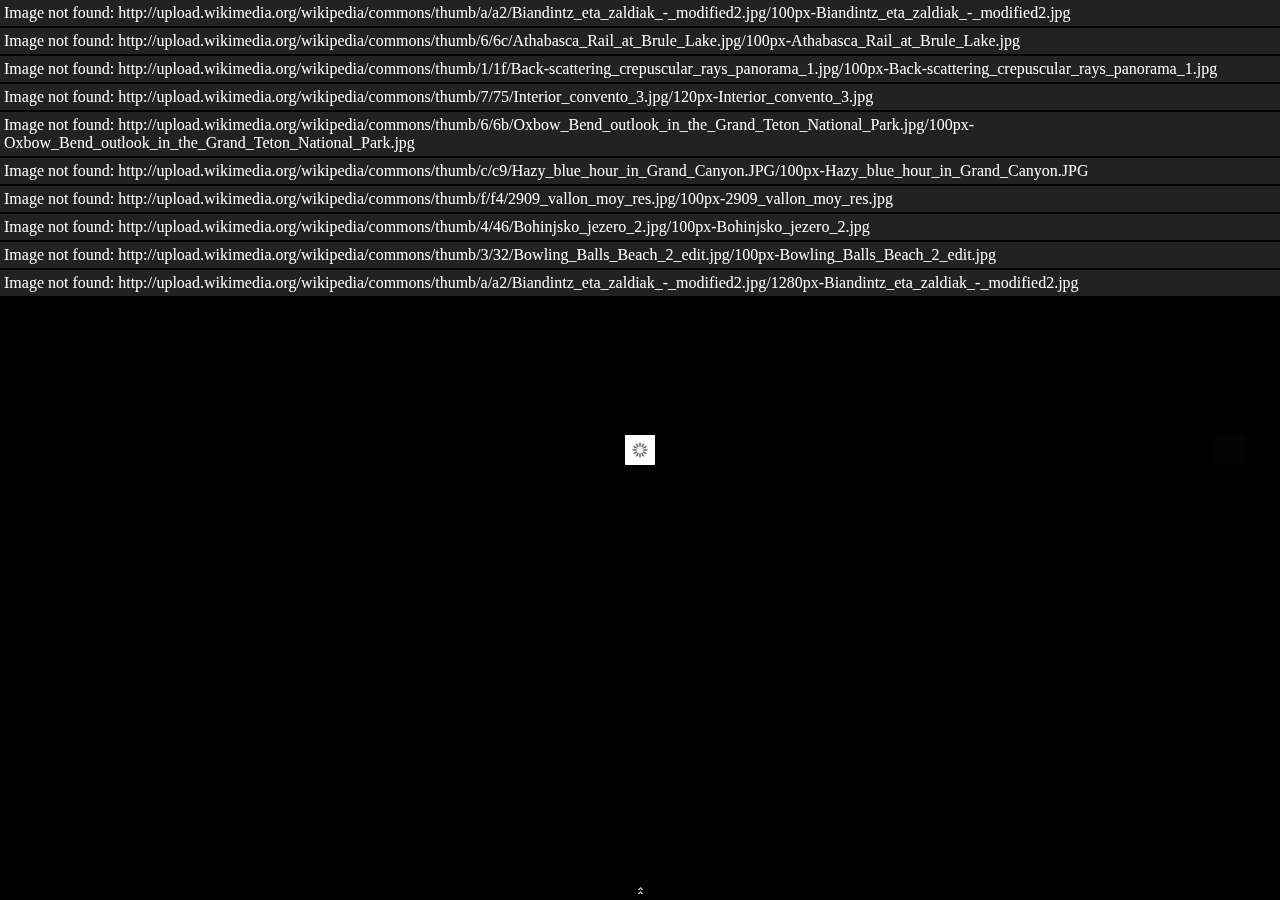
<file: libs/galleria/themes/fullscreen/fullscreen-demo.html>
<!DOCTYPE html>
<html lang="sv">
    <head>
        <meta charset="utf-8">
        <meta name="viewport" content="width=device-width,initial-scale=0.5,user-scalable=no">
        <title>Galleria Fullscreen Theme Demo</title>

        <!-- load jQuery -->
        <!-- <script src="http://ajax.googleapis.com/ajax/libs/jquery/3.1.1/jquery.js"></script> -->
        <script src="http://ajax.googleapis.com/ajax/libs/jquery/2.2.4/jquery.js"></script>

        <!-- load Galleria -->
        <script src="../../galleria-1.5.7.min.js"></script>

        <style>
        body{background:#000;}
        </style>

    </head>
<body>
    <div class="galleria">
        <a href="http://upload.wikimedia.org/wikipedia/commons/thumb/a/a2/Biandintz_eta_zaldiak_-_modified2.jpg/800px-Biandintz_eta_zaldiak_-_modified2.jpg">
            <img 
                src="http://upload.wikimedia.org/wikipedia/commons/thumb/a/a2/Biandintz_eta_zaldiak_-_modified2.jpg/100px-Biandintz_eta_zaldiak_-_modified2.jpg",
                data-big="http://upload.wikimedia.org/wikipedia/commons/thumb/a/a2/Biandintz_eta_zaldiak_-_modified2.jpg/1280px-Biandintz_eta_zaldiak_-_modified2.jpg"
                data-title="Biandintz eta zaldiak"
                data-description="Horses on Bianditz mountain, in Navarre, Spain."
            >
        </a>
        <a href="http://upload.wikimedia.org/wikipedia/commons/thumb/6/6c/Athabasca_Rail_at_Brule_Lake.jpg/800px-Athabasca_Rail_at_Brule_Lake.jpg">
            <img 
                src="http://upload.wikimedia.org/wikipedia/commons/thumb/6/6c/Athabasca_Rail_at_Brule_Lake.jpg/100px-Athabasca_Rail_at_Brule_Lake.jpg",
                data-big="http://upload.wikimedia.org/wikipedia/commons/thumb/6/6c/Athabasca_Rail_at_Brule_Lake.jpg/1280px-Athabasca_Rail_at_Brule_Lake.jpg"
                data-title="Athabasca Rail"
                data-description="The Athabasca River railroad track at the mouth of Brulé Lake in Alberta, Canada."
            >
        </a>
        <a href="http://upload.wikimedia.org/wikipedia/commons/thumb/1/1f/Back-scattering_crepuscular_rays_panorama_1.jpg/1280px-Back-scattering_crepuscular_rays_panorama_1.jpg">
            <img 
                src="http://upload.wikimedia.org/wikipedia/commons/thumb/1/1f/Back-scattering_crepuscular_rays_panorama_1.jpg/100px-Back-scattering_crepuscular_rays_panorama_1.jpg",
                data-big="http://upload.wikimedia.org/wikipedia/commons/thumb/1/1f/Back-scattering_crepuscular_rays_panorama_1.jpg/1400px-Back-scattering_crepuscular_rays_panorama_1.jpg"
                data-title="Back-scattering crepuscular rays"
                data-description="Picture of the day on Wikimedia Commons 26 September 2010."
            >
        </a>
        <a href="http://upload.wikimedia.org/wikipedia/commons/thumb/7/75/Interior_convento_3.jpg/800px-Interior_convento_3.jpg">
            <img 
                src="http://upload.wikimedia.org/wikipedia/commons/thumb/7/75/Interior_convento_3.jpg/120px-Interior_convento_3.jpg",
                data-big="http://upload.wikimedia.org/wikipedia/commons/thumb/7/75/Interior_convento_3.jpg/1400px-Interior_convento_3.jpg"
                data-title="Interior convento"
                data-description="Interior view of Yuriria Convent, founded in 1550."
            >
        </a>
        <a href="http://upload.wikimedia.org/wikipedia/commons/thumb/6/6b/Oxbow_Bend_outlook_in_the_Grand_Teton_National_Park.jpg/800px-Oxbow_Bend_outlook_in_the_Grand_Teton_National_Park.jpg">
            <img 
                src="http://upload.wikimedia.org/wikipedia/commons/thumb/6/6b/Oxbow_Bend_outlook_in_the_Grand_Teton_National_Park.jpg/100px-Oxbow_Bend_outlook_in_the_Grand_Teton_National_Park.jpg",
                data-big="http://upload.wikimedia.org/wikipedia/commons/thumb/6/6b/Oxbow_Bend_outlook_in_the_Grand_Teton_National_Park.jpg/1280px-Oxbow_Bend_outlook_in_the_Grand_Teton_National_Park.jpg"
                data-title="Oxbow Bend outlook"
                data-description="View over the Snake River to the Mount Moran with the Skillet Glacier."
            >
        </a>
        <a href="http://upload.wikimedia.org/wikipedia/commons/thumb/c/c9/Hazy_blue_hour_in_Grand_Canyon.JPG/800px-Hazy_blue_hour_in_Grand_Canyon.JPG">
            <img 
                src="http://upload.wikimedia.org/wikipedia/commons/thumb/c/c9/Hazy_blue_hour_in_Grand_Canyon.JPG/100px-Hazy_blue_hour_in_Grand_Canyon.JPG",
                data-big="http://upload.wikimedia.org/wikipedia/commons/thumb/c/c9/Hazy_blue_hour_in_Grand_Canyon.JPG/1280px-Hazy_blue_hour_in_Grand_Canyon.JPG"
                data-title="Hazy blue hour"
                data-description="Hazy blue hour in Grand Canyon. View from the South Rim."
            >
        </a>
        <a href="http://upload.wikimedia.org/wikipedia/commons/thumb/f/f4/2909_vallon_moy_res.jpg/800px-2909_vallon_moy_res.jpg">
            <img 
                src="http://upload.wikimedia.org/wikipedia/commons/thumb/f/f4/2909_vallon_moy_res.jpg/100px-2909_vallon_moy_res.jpg",
                data-big="http://upload.wikimedia.org/wikipedia/commons/thumb/f/f4/2909_vallon_moy_res.jpg/1280px-2909_vallon_moy_res.jpg"
                data-title="Haute Severaisse valley"
                data-description="View of Haute Severaisse valley and surrounding summits from the slopes of Les Vernets."
            >
        </a>
        <a href="http://upload.wikimedia.org/wikipedia/commons/thumb/4/46/Bohinjsko_jezero_2.jpg/800px-Bohinjsko_jezero_2.jpg">
            <img 
                src="http://upload.wikimedia.org/wikipedia/commons/thumb/4/46/Bohinjsko_jezero_2.jpg/100px-Bohinjsko_jezero_2.jpg",
                data-big="http://upload.wikimedia.org/wikipedia/commons/thumb/4/46/Bohinjsko_jezero_2.jpg/1280px-Bohinjsko_jezero_2.jpg"
                data-title="Bohinj lake"
                data-description="Bohinj lake (Triglav National Park, Slovenia) in the morning."
            >
        </a>
        <a href="http://upload.wikimedia.org/wikipedia/commons/thumb/3/32/Bowling_Balls_Beach_2_edit.jpg/800px-Bowling_Balls_Beach_2_edit.jpg">
            <img 
                src="http://upload.wikimedia.org/wikipedia/commons/thumb/3/32/Bowling_Balls_Beach_2_edit.jpg/100px-Bowling_Balls_Beach_2_edit.jpg",
                data-big="http://upload.wikimedia.org/wikipedia/commons/thumb/3/32/Bowling_Balls_Beach_2_edit.jpg/1280px-Bowling_Balls_Beach_2_edit.jpg"
                data-title="Bowling Balls"
                data-description="Mendocino county, California, USA."
            >
        </a>
    </div>
    <script>
    $(function() {
        // Load the Fullscreen theme
        Galleria.loadTheme('galleria.fullscreen.min.js');

        // Initialize Galleria
        Galleria.run('.galleria');
    });
    </script>
    </body>
</html>
</file>
<file: styles/index.css>
@font-face {
  font-family: 'Heebo';
  src: url('../fonts/Heebo-Regular.ttf') format('truetype');
}

@font-face {
  font-family: 'Heebo';
  src: url('../fonts/Heebo-Bold.ttf') format('truetype');
  font-weight: bold;
}

.lg-text {
  font-family: 'Heebo', sans-serif;
  font-size: 80px;
  font-weight: bold;
  color: #fff;
}

.md-text {
  font-family: 'Heebo', sans-serif;
  font-size: 25px;
  font-weight: normal;
  color: #fff;
}

.ui-datepicker {
  width: 313px;
}

html, body {
  margin: 0;
  padding: 0;
  width: 100%;
  height: 100%;
}

body {
  min-height: 100%;
}

button:hover {
  cursor: pointer;
}

.right {
  float: right;
}

#header {
  position: fixed;
  top: 0;
  left: 0;
  width: 100%;
  height: 50px;
  border: 1px solid rgba(255, 255, 255, 0.3);
  z-index: 100;
  transition: 0.1s;
}

#header span {
  display: inline-block;
  width: 154px;
  height: 20px;
  background-image: url('../images/image_logo_white.png');
}

#header>div {
  position: absolute;
  top: 0;
  left: 0;
  right: 0;
  margin-left: auto;
  margin-right: auto;
  width: 1080px;
  height: 100;
}

#header>div>a {
  display: inline-block;
  margin-top: 15px;
}

#header .menu-item a {
  color: #fff;
  font-size: 15px;
  line-height: 50px;
  text-decoration: none;
  margin-left: 20px;
  margin-right: 20px;
}

#header.inverted {
  background-color: #fff;
  border: 0;
}

#header.inverted span {
  background-image: url('../images/image_logo_color.png');
}

#header.inverted .menu-item a {
  color: #000;
}

#body {
  width: 100%;
  height: 100%;
  min-height: 1000px;
  background: url('../images/bg_main.png');
  background-position: top center;
  background-repeat: no-repeat;
  background-size: cover;
  background-color: #fff;
  overflow: auto;
}

#title-text {
  padding-top: 250px;
  text-align: center;
}

#title-sub-text {
  margin: 5px auto;
  text-align: center;
}

#search-panel {
  margin: 110px auto 570px;
  left: 0;
  right: 0;
  width: 1080px;
  background-color: #fff;
  padding: 50px 75px 55px;
  -webkit-box-sizing: border-box;
  -moz-box-sizing: border-box;
  box-shadow: 0 0 15px 0 rgba(0, 0, 0, 0.2);
}

.panel-block {
  display: inline-block;
  margin-right: 17px;
}

.panel-block:last-of-type {
  vertical-align: bottom;
}

#search-panel label {
  display: block;
  color: #000;
  font-size: 18px;
  margin-bottom: 10px;
}

#search-panel input[type="text"] {
  width: 320px;
  height: 55px;
  -webkit-box-sizing: border-box;
  -moz-box-sizing: border-box;
  box-sizing: border-box;
  font-size: 19px;
  padding: 12px;
}

#search-panel .btn-search {
  width: 210px;
  height: 55px;
  background-color: #4299e1;
  border: 0;
  color: #fff;
  font-size: 18px;
}

#search-panel .btn-search img {
  vertical-align: middle;
}

#list-bg {
  display: none;
  background-color: #fff;
  width: 100%;
  height: 100%;
  top: 880px;
  position: absolute;
}

#list-panel {
  position: relative;
  top: 95px;
  left: 0;
  right: 0;
  margin-left: auto;
  margin-right: auto;
  width: 1080px;
  margin-bottom: 100px;
}

#list-item-template {
  display: none;
}

.list-item {
  position: relative;
  display: inline-block;
  width: 344px;
  margin-left: 15px;
  margin-bottom: 22px;
}

.list-item:hover {
  cursor: pointer;
}

.list-item:nth-of-type(3n) {
  margin-right: 0;
}

.list-item-image {
  display: block;
  width: 340px;
  height: 210px;
}

.list-item-dese {
  border: 1px solid #eee;
  border-top: 0;
}

.list-item-name {
  height: 24px;
  padding-left: 13px;
  padding-top: 13px;
  font-size: 17px;
  font-weight: bold;
}

.list-item-city {
  height: 20px;
  padding-bottom: 8px;
  padding-left: 13px;
  line-height: 16px;
}

.list-item-city img {
  display: inline-block;
  vertical-align: middle;
}

.list-item-city-name {
  display: inline-block;
  font-size: : 14px;
  vertical-align: middle;
}

#body.detail {
  background: #f6f7f7;
}

.detail-container {
  width: 1080px;
  margin-top: 130px;
  margin-bottom: 70px;
  background-color: #fff;
  margin-left: auto;
  margin-right: auto;
  padding: 20px;
}

.detail-header {
  line-height: 20px;
  position: relative;
  padding-top: 7px;
  padding-bottom: 3px;
}

.detail-header img {
  vertical-align: middle;
}

.detail-header .detail-header-name {
  display: inline-block;
  font-size: 18px;
  font-weight: bold;
  vertical-align: middle;
  margin-left: 3px;
}

.detail-header .detail-header-city-name {
  display: inline-block;
  font-size: 15px;
  vertical-align: middle;
  color: #909090;
}

.detail-header button {
  padding: 7px 10px;
  background-color: #4299e0;
  color: #fff;
  font-size: 14px;
  border: 0;
  position: absolute;
  top: 0;
  right: 0;
}

#detail-images {
  max-width: 100%;
  height: 400px;
  background: #000;
  margin-top: 10px;
  margin-bottom: 30px;
}

.detail-desc {
  margin-bottom: 30px;
}

.detail-title {
  margin-bottom: 8px;
  font-weight: bold;
}

.detail-desc .detail-desc-text {
  font-size: 15px;
  color: #757575;
}

.detail-container #map {
  width: 100%;
  height: 300px;
}
</file>
